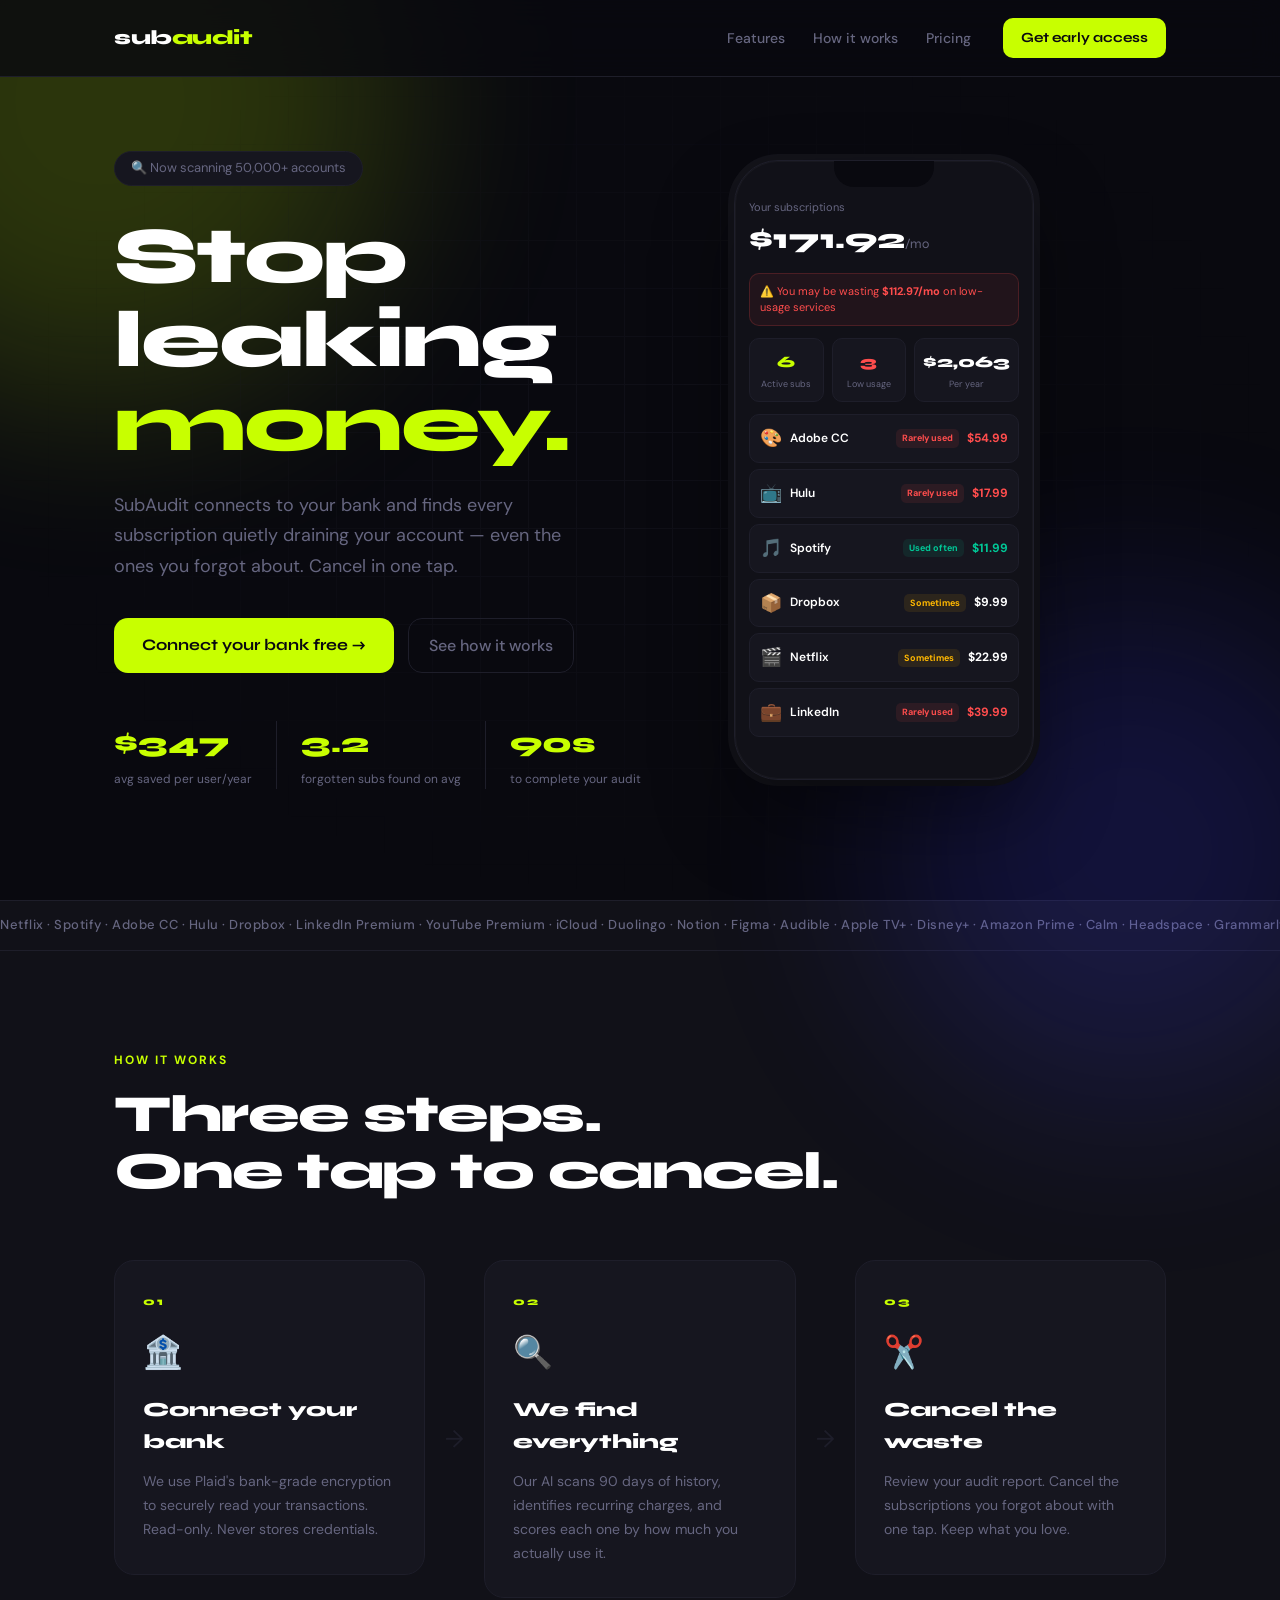
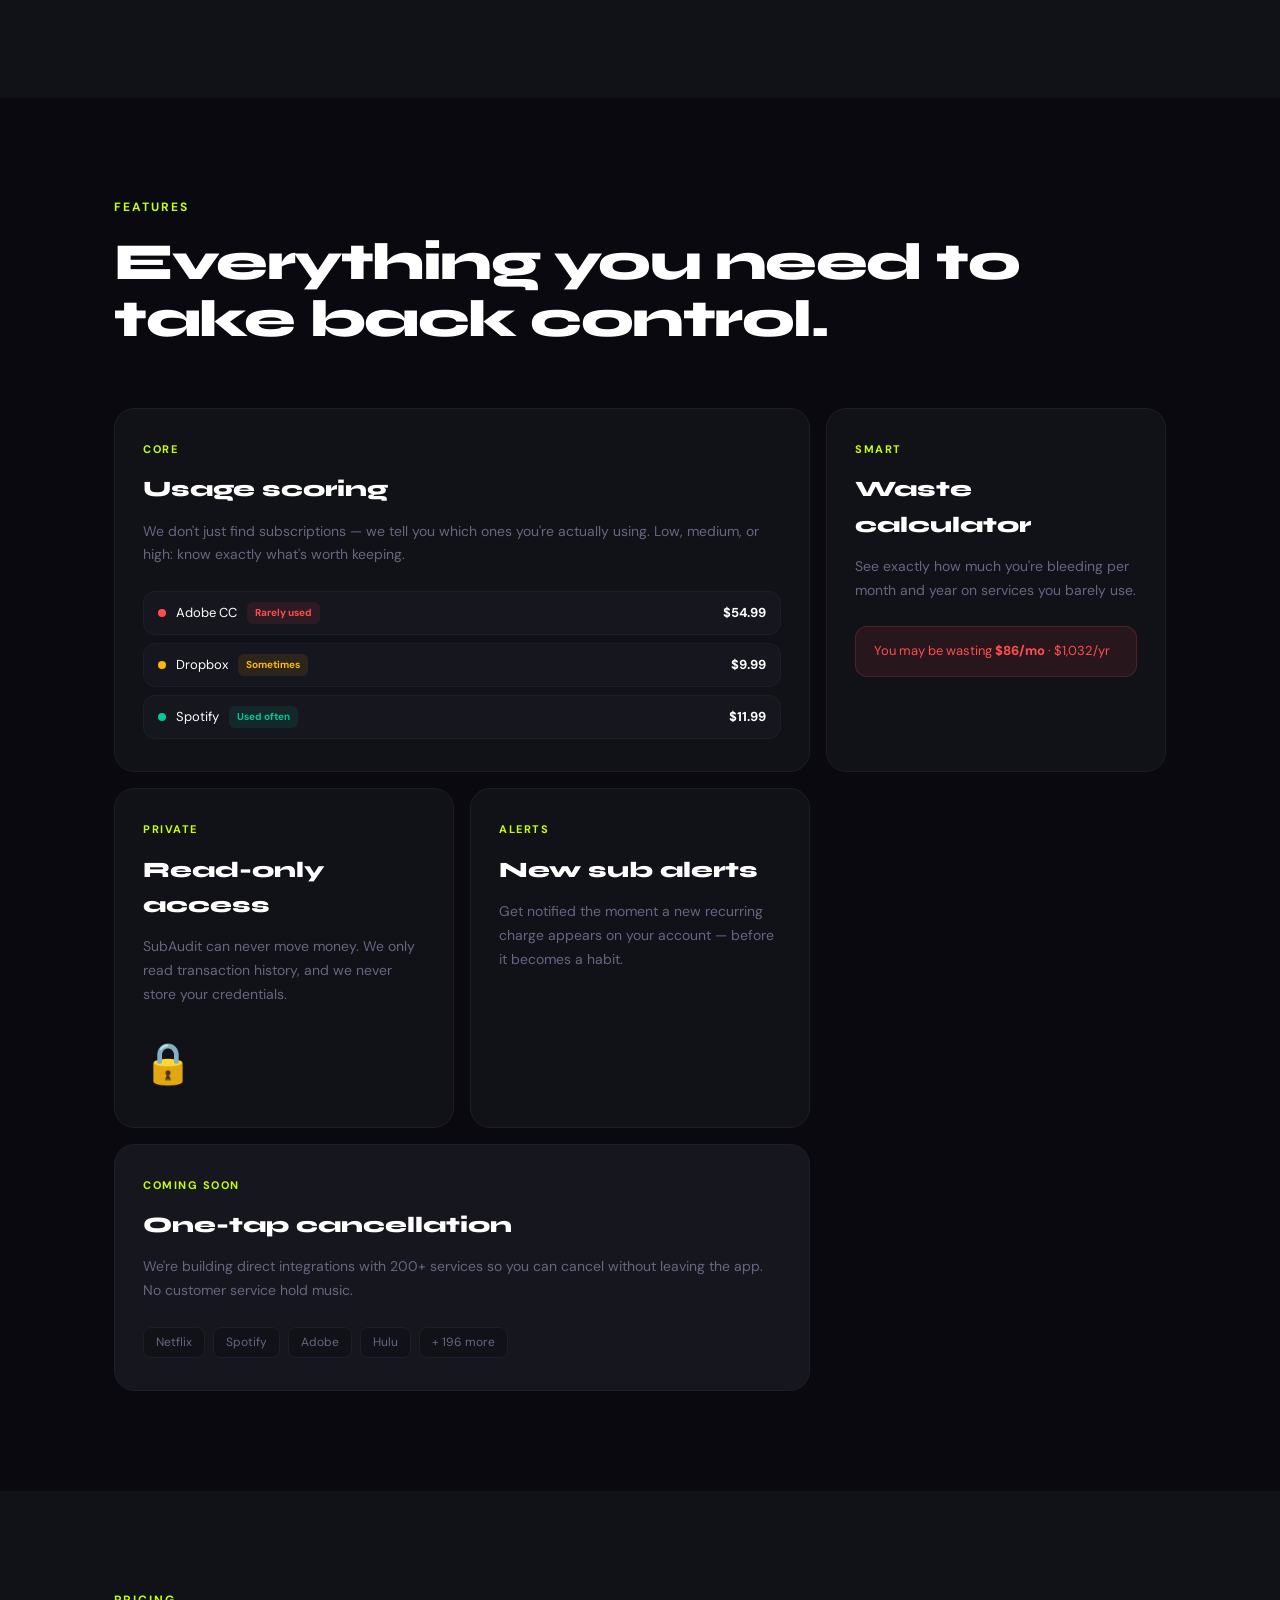
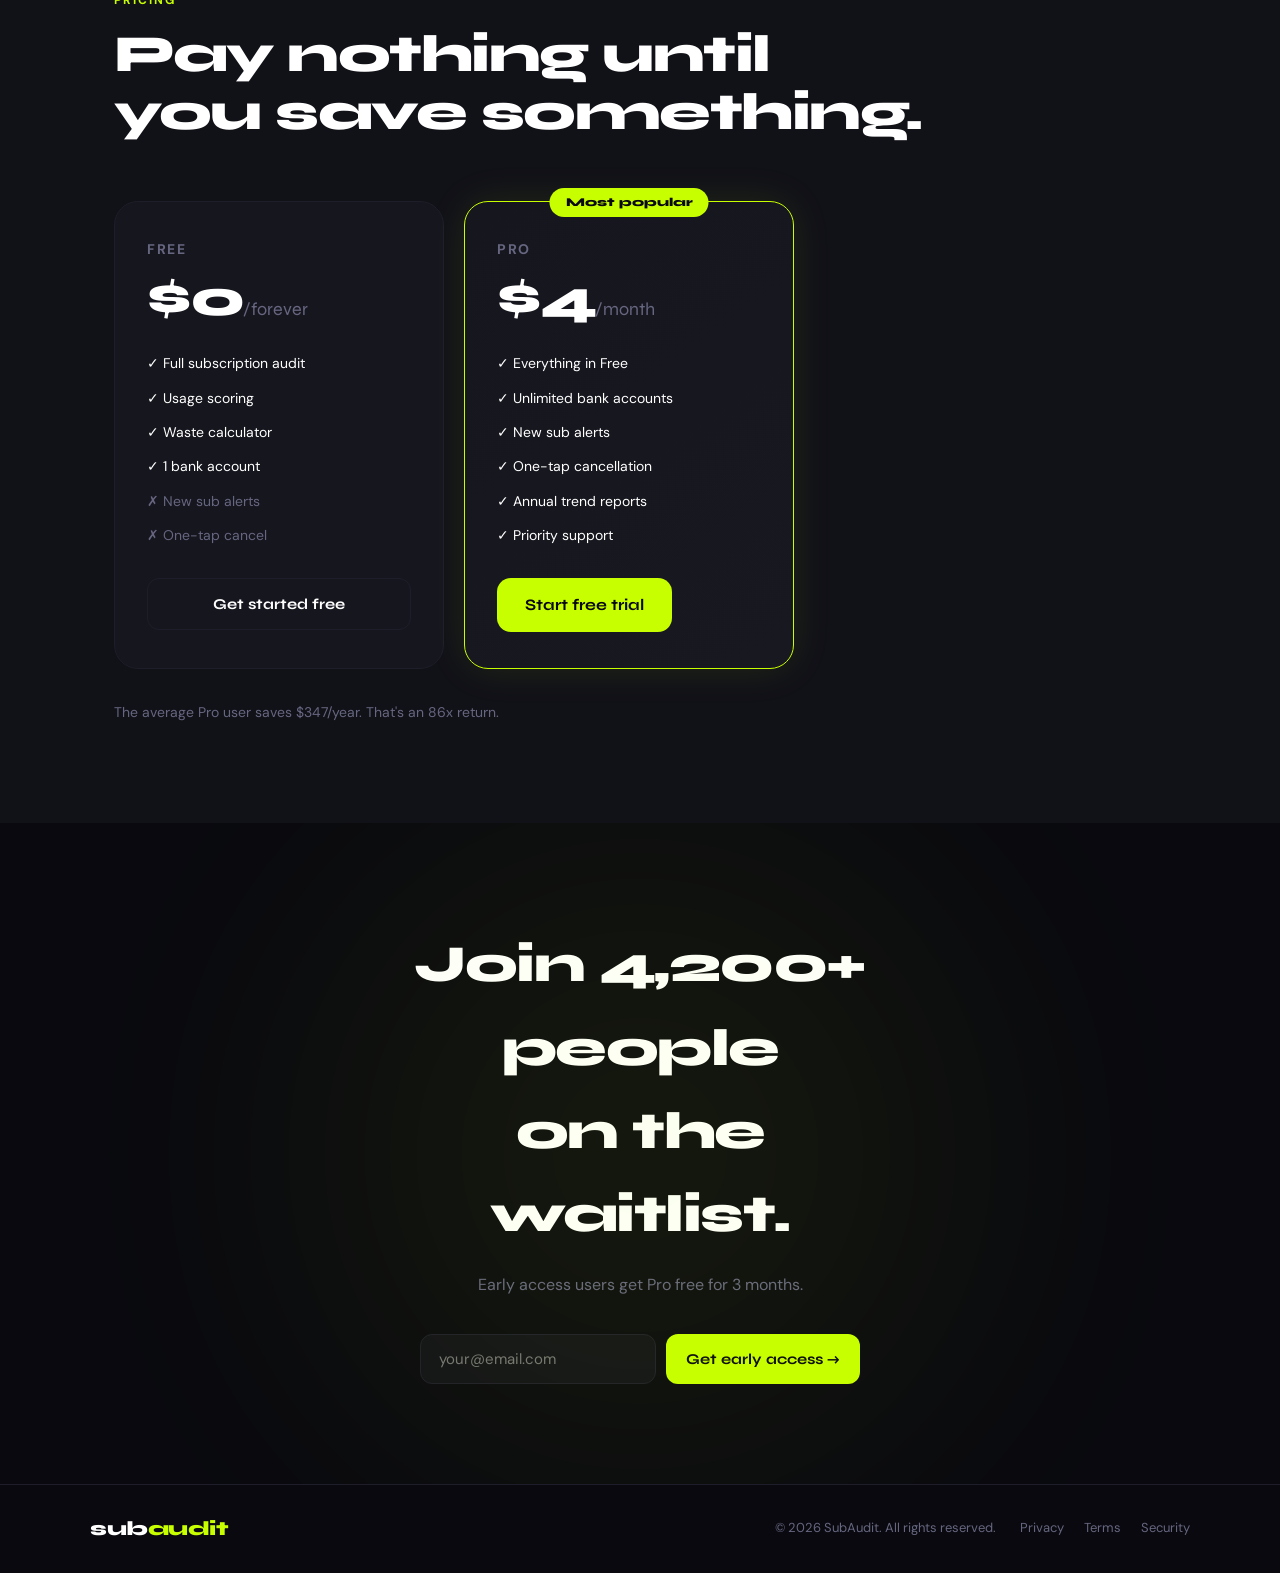
<file: index.html>
<!DOCTYPE html>
<html lang="en">
<head>
  <script src="https://cdn.plaid.com/link/v2/stable/link-initialize.js"></script>
  <meta charset="UTF-8" />
  <meta name="viewport" content="width=device-width, initial-scale=1.0" />
  <title>SubAudit — Stop Leaking Money</title>
  <link rel="preconnect" href="https://fonts.googleapis.com" />
  <link href="https://fonts.googleapis.com/css2?family=Syne:wght@400;700;800;900&family=DM+Sans:wght@300;400;500&display=swap" rel="stylesheet" />
  <link rel="stylesheet" href="css/styles.css" />
</head>
<body>

  <!-- NAV -->
  <nav class="nav">
    <div class="nav-inner">
      <a href="#" class="nav-logo">sub<span>audit</span></a>
      <ul class="nav-links">
        <li><a href="#features">Features</a></li>
        <li><a href="#how">How it works</a></li>
        <li><a href="#pricing">Pricing</a></li>
      </ul>
      <a href="#waitlist" class="nav-cta">Get early access</a>
    </div>
  </nav>

  <!-- HERO -->
  <section class="hero">
    <div class="hero-bg">
      <div class="blob blob1"></div>
      <div class="blob blob2"></div>
      <div class="grid-overlay"></div>
    </div>
    <div class="hero-inner">
      <div class="hero-badge">🔍 Now scanning 50,000+ accounts</div>
      <h1 class="hero-title">Stop leaking<br /><em>money.</em></h1>
      <p class="hero-sub">SubAudit connects to your bank and finds every subscription quietly draining your account — even the ones you forgot about. Cancel in one tap.</p>
      <div class="hero-actions">
        <a href="login.html" class="btn-primary">Connect your bank free →</a>
        <a href="#how" class="btn-ghost">See how it works</a>
      </div>
      <div class="hero-stats">
        <div class="stat">
          <span class="stat-val">$347</span>
          <span class="stat-label">avg saved per user/year</span>
        </div>
        <div class="stat-divider"></div>
        <div class="stat">
          <span class="stat-val">3.2</span>
          <span class="stat-label">forgotten subs found on avg</span>
        </div>
        <div class="stat-divider"></div>
        <div class="stat">
          <span class="stat-val">90s</span>
          <span class="stat-label">to complete your audit</span>
        </div>
      </div>
    </div>

    <!-- Phone mockup -->
    <div class="phone-wrap">
      <div class="phone">
        <div class="phone-notch"></div>
        <div class="phone-screen" id="phone-screen">
          <!-- Injected by JS -->
        </div>
      </div>
    </div>
  </section>

  <!-- MARQUEE -->
  <div class="marquee-wrap">
    <div class="marquee-track">
      <span>Netflix · Spotify · Adobe CC · Hulu · Dropbox · LinkedIn Premium · YouTube Premium · iCloud · Duolingo · Notion · Figma · Audible · Apple TV+ · Disney+ · Amazon Prime · Calm · Headspace · Grammarly · Canva · Slack ·&nbsp;</span>
      <span>Netflix · Spotify · Adobe CC · Hulu · Dropbox · LinkedIn Premium · YouTube Premium · iCloud · Duolingo · Notion · Figma · Audible · Apple TV+ · Disney+ · Amazon Prime · Calm · Headspace · Grammarly · Canva · Slack ·&nbsp;</span>
    </div>
  </div>

  <!-- HOW IT WORKS -->
  <section class="how" id="how">
    <div class="section-inner">
      <div class="section-label">How it works</div>
      <h2 class="section-title">Three steps.<br />One tap to cancel.</h2>
      <div class="steps">
        <div class="step">
          <div class="step-num">01</div>
          <div class="step-icon">🏦</div>
          <h3>Connect your bank</h3>
          <p>We use Plaid's bank-grade encryption to securely read your transactions. Read-only. Never stores credentials.</p>
        </div>
        <div class="step-arrow">→</div>
        <div class="step">
          <div class="step-num">02</div>
          <div class="step-icon">🔍</div>
          <h3>We find everything</h3>
          <p>Our AI scans 90 days of history, identifies recurring charges, and scores each one by how much you actually use it.</p>
        </div>
        <div class="step-arrow">→</div>
        <div class="step">
          <div class="step-num">03</div>
          <div class="step-icon">✂️</div>
          <h3>Cancel the waste</h3>
          <p>Review your audit report. Cancel the subscriptions you forgot about with one tap. Keep what you love.</p>
        </div>
      </div>
    </div>
  </section>

  <!-- FEATURES -->
  <section class="features" id="features">
    <div class="section-inner">
      <div class="section-label">Features</div>
      <h2 class="section-title">Everything you need to<br />take back control.</h2>
      <div class="features-grid">
        <div class="feature-card feature-large">
          <div class="feature-tag">Core</div>
          <h3>Usage scoring</h3>
          <p>We don't just find subscriptions — we tell you which ones you're actually using. Low, medium, or high: know exactly what's worth keeping.</p>
          <div class="usage-demo">
            <div class="usage-row"><span class="dot red"></span><span>Adobe CC</span><span class="badge red">Rarely used</span><span class="amount">$54.99</span></div>
            <div class="usage-row"><span class="dot yellow"></span><span>Dropbox</span><span class="badge yellow">Sometimes</span><span class="amount">$9.99</span></div>
            <div class="usage-row"><span class="dot green"></span><span>Spotify</span><span class="badge green">Used often</span><span class="amount">$11.99</span></div>
          </div>
        </div>
        <div class="feature-card">
          <div class="feature-tag">Smart</div>
          <h3>Waste calculator</h3>
          <p>See exactly how much you're bleeding per month and year on services you barely use.</p>
          <div class="waste-pill">You may be wasting <strong>$86/mo</strong> · $1,032/yr</div>
        </div>
        <div class="feature-card">
          <div class="feature-tag">Private</div>
          <h3>Read-only access</h3>
          <p>SubAudit can never move money. We only read transaction history, and we never store your credentials.</p>
          <div class="lock-icon">🔒</div>
        </div>
        <div class="feature-card">
          <div class="feature-tag">Alerts</div>
          <h3>New sub alerts</h3>
          <p>Get notified the moment a new recurring charge appears on your account — before it becomes a habit.</p>
        </div>
        <div class="feature-card feature-large feature-dark">
          <div class="feature-tag">Coming soon</div>
          <h3>One-tap cancellation</h3>
          <p>We're building direct integrations with 200+ services so you can cancel without leaving the app. No customer service hold music.</p>
          <div class="coming-soon-logos">
            <span>Netflix</span><span>Spotify</span><span>Adobe</span><span>Hulu</span><span>+ 196 more</span>
          </div>
        </div>
      </div>
    </div>
  </section>

  <!-- PRICING -->
  <section class="pricing" id="pricing">
    <div class="section-inner">
      <div class="section-label">Pricing</div>
      <h2 class="section-title">Pay nothing until<br />you save something.</h2>
      <div class="pricing-grid">
        <div class="pricing-card">
          <div class="plan-name">Free</div>
          <div class="plan-price">$0<span>/forever</span></div>
          <ul class="plan-features">
            <li>✓ Full subscription audit</li>
            <li>✓ Usage scoring</li>
            <li>✓ Waste calculator</li>
            <li>✓ 1 bank account</li>
            <li class="muted">✗ New sub alerts</li>
            <li class="muted">✗ One-tap cancel</li>
          </ul>
          <a href="login.html" class="btn-outline">Get started free</a>
        </div>
        <div class="pricing-card pricing-featured">
          <div class="plan-badge">Most popular</div>
          <div class="plan-name">Pro</div>
          <div class="plan-price">$4<span>/month</span></div>
          <ul class="plan-features">
            <li>✓ Everything in Free</li>
            <li>✓ Unlimited bank accounts</li>
            <li>✓ New sub alerts</li>
            <li>✓ One-tap cancellation</li>
            <li>✓ Annual trend reports</li>
            <li>✓ Priority support</li>
          </ul>
          <a href="login.html" class="btn-primary">Start free trial</a>
        </div>
      </div>
      <p class="pricing-note">The average Pro user saves $347/year. That's an 86x return.</p>
    </div>
  </section>

  <!-- WAITLIST -->
  <section class="waitlist" id="waitlist">
    <div class="waitlist-inner">
      <div class="waitlist-blob"></div>
      <h2>Join 4,200+ people<br />on the waitlist.</h2>
      <p>Early access users get Pro free for 3 months.</p>
      <form class="waitlist-form" action="https://formspree.io/f/mzdjaqrb"method="POST" onsubmit="handleSubmit(event)">
        <input type="email" placeholder="your@email.com" required />
        <button type="submit">Get early access →</button>
      </form>
      <div class="waitlist-success" id="success-msg">
        🎉 You're on the list! We'll be in touch soon.
      </div>
    </div>
  </section>

  <!-- FOOTER -->
  <footer class="footer">
    <div class="footer-inner">
      <span class="nav-logo">sub<span>audit</span></span>
      <p>© 2026 SubAudit. All rights reserved.</p>
      <div class="footer-links">
        <a href="#">Privacy</a>
        <a href="#">Terms</a>
        <a href="#">Security</a>
      </div>
    </div>
  </footer>

  <script src="js/app.js"></script>
</body>
</html>
</file>
<file: css/styles.css>
/* =====================
   RESET & BASE
===================== */
*, *::before, *::after { box-sizing: border-box; margin: 0; padding: 0; }

:root {
  --lime: #C8FF00;
  --lime-dim: #C8FF0022;
  --bg: #09090F;
  --bg2: #111118;
  --bg3: #16161F;
  --border: #1E1E2A;
  --text: #FFFFFF;
  --muted: #666680;
  --red: #FF4D4D;
  --yellow: #FFB800;
  --green: #00C897;
  --red-bg: #FF4D4D18;
  --yellow-bg: #FFB80018;
  --green-bg: #00C89718;
  --font-display: 'Syne', sans-serif;
  --font-body: 'DM Sans', sans-serif;
}

html { scroll-behavior: smooth; }

body {
  background: var(--bg);
  color: var(--text);
  font-family: var(--font-body);
  font-size: 16px;
  line-height: 1.6;
  overflow-x: hidden;
}

a { text-decoration: none; color: inherit; }

/* =====================
   NAV
===================== */
.nav {
  position: fixed; top: 0; left: 0; right: 0; z-index: 100;
  background: #09090Fcc;
  backdrop-filter: blur(16px);
  border-bottom: 1px solid var(--border);
}
.nav-inner {
  max-width: 1100px; margin: 0 auto;
  display: flex; align-items: center; gap: 32px;
  padding: 18px 24px;
}
.nav-logo {
  font-family: var(--font-display);
  font-size: 20px; font-weight: 900;
  color: var(--text); letter-spacing: -0.5px;
}
.nav-logo span { color: var(--lime); }
.nav-links {
  display: flex; gap: 28px; list-style: none; margin-left: auto;
}
.nav-links a {
  color: var(--muted); font-size: 14px; font-weight: 500;
  transition: color 0.2s;
}
.nav-links a:hover { color: var(--text); }
.nav-cta {
  background: var(--lime); color: #09090F;
  padding: 9px 18px; border-radius: 10px;
  font-size: 14px; font-weight: 700;
  font-family: var(--font-display);
  transition: opacity 0.2s;
}
.nav-cta:hover { opacity: 0.85; }

/* =====================
   HERO
===================== */
.hero {
  min-height: 100vh;
  display: flex; align-items: center;
  padding: 120px 24px 80px;
  position: relative; overflow: hidden;
  max-width: 1100px; margin: 0 auto;
  gap: 60px;
}
.hero-bg {
  position: fixed; inset: 0; pointer-events: none; z-index: 0;
}
.blob {
  position: absolute; border-radius: 50%;
  filter: blur(100px); opacity: 0.18;
}
.blob1 {
  width: 600px; height: 600px;
  background: var(--lime);
  top: -200px; left: -200px;
  animation: float 8s ease-in-out infinite;
}
.blob2 {
  width: 500px; height: 500px;
  background: #4040FF;
  bottom: -200px; right: -100px;
  animation: float 10s ease-in-out infinite reverse;
}
.grid-overlay {
  position: absolute; inset: 0;
  background-image:
    linear-gradient(var(--border) 1px, transparent 1px),
    linear-gradient(90deg, var(--border) 1px, transparent 1px);
  background-size: 48px 48px;
  opacity: 0.4;
  mask-image: radial-gradient(ellipse at 50% 50%, black 0%, transparent 70%);
}
@keyframes float {
  0%, 100% { transform: translateY(0px); }
  50% { transform: translateY(-30px); }
}

.hero-inner { position: relative; z-index: 1; flex: 1; max-width: 560px; }

.hero-badge {
  display: inline-flex; align-items: center; gap: 8px;
  background: var(--bg3); border: 1px solid var(--border);
  border-radius: 100px; padding: 6px 16px;
  font-size: 13px; color: var(--muted);
  margin-bottom: 28px;
  animation: fadeUp 0.6s ease both;
}
.hero-title {
  font-family: var(--font-display);
  font-size: clamp(48px, 7vw, 80px);
  font-weight: 900; line-height: 1.05;
  letter-spacing: -2px;
  margin-bottom: 24px;
  animation: fadeUp 0.6s ease 0.1s both;
}
.hero-title em {
  font-style: normal; color: var(--lime);
}
.hero-sub {
  font-size: 18px; color: var(--muted);
  max-width: 460px; line-height: 1.7;
  margin-bottom: 36px;
  animation: fadeUp 0.6s ease 0.2s both;
}
.hero-actions {
  display: flex; gap: 14px; flex-wrap: wrap;
  margin-bottom: 48px;
  animation: fadeUp 0.6s ease 0.3s both;
}
.btn-primary {
  background: var(--lime); color: #09090F;
  padding: 14px 28px; border-radius: 14px;
  font-size: 16px; font-weight: 700;
  font-family: var(--font-display);
  transition: transform 0.15s, opacity 0.15s;
  display: inline-block;
}
.btn-primary:hover { transform: translateY(-2px); opacity: 0.9; }
.btn-ghost {
  color: var(--muted); padding: 14px 20px;
  font-size: 16px; font-weight: 500;
  border: 1px solid var(--border); border-radius: 14px;
  transition: color 0.2s, border-color 0.2s;
}
.btn-ghost:hover { color: var(--text); border-color: var(--muted); }

.hero-stats {
  display: flex; gap: 24px; flex-wrap: wrap;
  animation: fadeUp 0.6s ease 0.4s both;
}
.stat { display: flex; flex-direction: column; gap: 4px; }
.stat-val {
  font-family: var(--font-display);
  font-size: 28px; font-weight: 900; color: var(--lime);
}
.stat-label { font-size: 12px; color: var(--muted); }
.stat-divider { width: 1px; background: var(--border); align-self: stretch; }

/* =====================
   PHONE MOCKUP
===================== */
.phone-wrap {
  position: relative; z-index: 1;
  flex-shrink: 0;
  animation: fadeUp 0.8s ease 0.3s both;
}
.phone {
  width: 300px; height: 620px;
  background: var(--bg2);
  border-radius: 44px;
  border: 1px solid var(--border);
  box-shadow: 0 40px 80px #00000066, 0 0 0 6px #13131A, inset 0 0 0 1px #ffffff08;
  overflow: hidden; position: relative;
  display: flex; flex-direction: column;
}
.phone-notch {
  width: 100px; height: 26px;
  background: var(--bg);
  border-radius: 0 0 20px 20px;
  margin: 0 auto; flex-shrink: 0;
}
.phone-screen {
  flex: 1; overflow: hidden;
  padding: 12px 14px;
  font-size: 13px;
}

/* Phone screen content */
.ps-header { margin-bottom: 12px; }
.ps-label { color: var(--muted); font-size: 11px; }
.ps-amount {
  font-family: var(--font-display);
  font-size: 28px; font-weight: 900;
}
.ps-amount span { font-size: 13px; color: var(--muted); font-weight: 400; }
.ps-waste {
  background: #FF4D4D12; border: 1px solid #FF4D4D30;
  border-radius: 10px; padding: 10px;
  font-size: 11px; color: var(--red);
  margin-bottom: 12px; line-height: 1.4;
}
.ps-grid { display: flex; gap: 8px; margin-bottom: 12px; }
.ps-stat {
  flex: 1; background: var(--bg3);
  border: 1px solid var(--border);
  border-radius: 10px; padding: 10px 8px; text-align: center;
}
.ps-stat-v {
  font-family: var(--font-display);
  font-size: 16px; font-weight: 800;
}
.ps-stat-l { font-size: 9px; color: var(--muted); margin-top: 2px; }
.ps-row {
  display: flex; align-items: center; gap: 8px;
  background: var(--bg3); border: 1px solid var(--border);
  border-radius: 10px; padding: 9px 10px;
  margin-bottom: 6px;
}
.ps-emoji { font-size: 18px; }
.ps-name { font-size: 12px; font-weight: 600; flex: 1; }
.ps-price { font-size: 12px; font-weight: 700; }
.ps-pill {
  font-size: 9px; font-weight: 700;
  padding: 2px 6px; border-radius: 5px;
}
.pill-red { background: var(--red-bg); color: var(--red); }
.pill-yellow { background: var(--yellow-bg); color: var(--yellow); }
.pill-green { background: var(--green-bg); color: var(--green); }

/* =====================
   MARQUEE
===================== */
.marquee-wrap {
  overflow: hidden;
  border-top: 1px solid var(--border);
  border-bottom: 1px solid var(--border);
  background: var(--bg2);
  padding: 14px 0;
}
.marquee-track {
  display: flex; width: max-content;
  animation: marquee 30s linear infinite;
  font-size: 13px; color: var(--muted); font-weight: 500; letter-spacing: 0.5px;
}
@keyframes marquee {
  0% { transform: translateX(0); }
  100% { transform: translateX(-50%); }
}

/* =====================
   SECTIONS SHARED
===================== */
.section-inner {
  max-width: 1100px; margin: 0 auto;
  padding: 100px 24px;
}
.section-label {
  font-size: 12px; font-weight: 700; letter-spacing: 2px;
  text-transform: uppercase; color: var(--lime);
  margin-bottom: 16px;
}
.section-title {
  font-family: var(--font-display);
  font-size: clamp(32px, 5vw, 52px);
  font-weight: 900; line-height: 1.1;
  letter-spacing: -1.5px; margin-bottom: 60px;
}

/* =====================
   HOW IT WORKS
===================== */
.how { background: var(--bg2); }
.steps {
  display: flex; align-items: flex-start;
  gap: 20px; flex-wrap: wrap;
}
.step {
  flex: 1; min-width: 220px;
  background: var(--bg3); border: 1px solid var(--border);
  border-radius: 20px; padding: 32px 28px;
}
.step-num {
  font-family: var(--font-display);
  font-size: 11px; font-weight: 900; color: var(--lime);
  letter-spacing: 2px; margin-bottom: 16px;
}
.step-icon { font-size: 32px; margin-bottom: 16px; }
.step h3 {
  font-family: var(--font-display);
  font-size: 20px; font-weight: 800; margin-bottom: 12px;
}
.step p { color: var(--muted); font-size: 14px; line-height: 1.7; }
.step-arrow {
  font-size: 24px; color: var(--border);
  align-self: center; flex-shrink: 0;
  padding-top: 20px;
}

/* =====================
   FEATURES
===================== */
.features-grid {
  display: grid;
  grid-template-columns: repeat(3, 1fr);
  gap: 16px;
}
.feature-card {
  background: var(--bg2); border: 1px solid var(--border);
  border-radius: 20px; padding: 32px 28px;
  transition: border-color 0.2s, transform 0.2s;
}
.feature-card:hover { border-color: #333350; transform: translateY(-3px); }
.feature-large { grid-column: span 2; }
.feature-dark { background: var(--bg3); }
.feature-tag {
  font-size: 11px; font-weight: 700; letter-spacing: 1.5px;
  text-transform: uppercase; color: var(--lime);
  margin-bottom: 14px;
}
.feature-card h3 {
  font-family: var(--font-display);
  font-size: 22px; font-weight: 800; margin-bottom: 12px;
}
.feature-card p { color: var(--muted); font-size: 14px; line-height: 1.7; }

.usage-demo { margin-top: 24px; display: flex; flex-direction: column; gap: 8px; }
.usage-row {
  display: flex; align-items: center; gap: 10px;
  background: var(--bg3); border: 1px solid var(--border);
  border-radius: 12px; padding: 10px 14px; font-size: 13px;
}
.usage-row .amount { margin-left: auto; font-weight: 700; }
.dot {
  width: 8px; height: 8px; border-radius: 4px; flex-shrink: 0;
}
.dot.red { background: var(--red); }
.dot.yellow { background: var(--yellow); }
.dot.green { background: var(--green); }
.badge {
  font-size: 10px; font-weight: 700;
  padding: 3px 8px; border-radius: 6px;
}
.badge.red { background: var(--red-bg); color: var(--red); }
.badge.yellow { background: var(--yellow-bg); color: var(--yellow); }
.badge.green { background: var(--green-bg); color: var(--green); }

.waste-pill {
  margin-top: 24px; background: var(--red-bg);
  border: 1px solid #FF4D4D30; border-radius: 12px;
  padding: 14px 18px; font-size: 13px; color: var(--red);
}
.waste-pill strong { color: var(--red); font-weight: 800; }
.lock-icon { font-size: 40px; margin-top: 24px; }

.coming-soon-logos {
  display: flex; flex-wrap: wrap; gap: 8px; margin-top: 24px;
}
.coming-soon-logos span {
  background: var(--bg2); border: 1px solid var(--border);
  border-radius: 8px; padding: 5px 12px;
  font-size: 12px; color: var(--muted);
}

/* =====================
   PRICING
===================== */
.pricing { background: var(--bg2); }
.pricing-grid {
  display: flex; gap: 20px; max-width: 680px; flex-wrap: wrap;
}
.pricing-card {
  flex: 1; min-width: 260px;
  background: var(--bg3); border: 1px solid var(--border);
  border-radius: 24px; padding: 36px 32px;
  position: relative;
}
.pricing-featured {
  border-color: var(--lime);
  background: linear-gradient(145deg, var(--bg3), #181820);
  box-shadow: 0 0 40px #C8FF0018;
}
.plan-badge {
  position: absolute; top: -14px; left: 50%; transform: translateX(-50%);
  background: var(--lime); color: #09090F;
  font-size: 12px; font-weight: 800;
  padding: 5px 16px; border-radius: 100px;
  font-family: var(--font-display);
  white-space: nowrap;
}
.plan-name {
  font-size: 14px; font-weight: 700; color: var(--muted);
  text-transform: uppercase; letter-spacing: 1.5px; margin-bottom: 12px;
}
.plan-price {
  font-family: var(--font-display);
  font-size: 52px; font-weight: 900;
  letter-spacing: -2px; margin-bottom: 28px; line-height: 1;
}
.plan-price span { font-size: 18px; color: var(--muted); font-weight: 400; letter-spacing: 0; }
.plan-features {
  list-style: none; display: flex; flex-direction: column; gap: 12px;
  margin-bottom: 32px; font-size: 14px;
}
.plan-features li.muted { color: var(--muted); }
.btn-outline {
  display: block; text-align: center;
  border: 1px solid var(--border); border-radius: 12px;
  padding: 13px; font-weight: 700;
  font-family: var(--font-display); font-size: 15px;
  color: var(--text); transition: border-color 0.2s;
}
.btn-outline:hover { border-color: var(--muted); }
.pricing-note {
  margin-top: 32px; color: var(--muted); font-size: 14px;
}
.pricing-note strong { color: var(--lime); }

/* =====================
   WAITLIST
===================== */
.waitlist {
  background: var(--bg);
  padding: 100px 24px;
  text-align: center; position: relative; overflow: hidden;
}
.waitlist-blob {
  position: absolute; width: 600px; height: 600px;
  border-radius: 50%; background: var(--lime);
  filter: blur(140px); opacity: 0.07;
  top: 50%; left: 50%; transform: translate(-50%, -50%);
  pointer-events: none;
}
.waitlist-inner { position: relative; z-index: 1; max-width: 540px; margin: 0 auto; }
.waitlist h2 {
  font-family: var(--font-display);
  font-size: clamp(32px, 5vw, 52px);
  font-weight: 900; letter-spacing: -1.5px; margin-bottom: 16px;
}
.waitlist p { color: var(--muted); font-size: 16px; margin-bottom: 36px; }
.waitlist-form {
  display: flex; gap: 10px; max-width: 440px; margin: 0 auto;
}
.waitlist-form input {
  flex: 1; background: var(--bg2);
  border: 1px solid var(--border); border-radius: 12px;
  padding: 14px 18px; color: var(--text);
  font-size: 15px; font-family: var(--font-body);
  outline: none; transition: border-color 0.2s;
}
.waitlist-form input:focus { border-color: var(--lime); }
.waitlist-form button {
  background: var(--lime); color: #09090F;
  border: none; border-radius: 12px;
  padding: 14px 20px; font-size: 15px;
  font-weight: 700; font-family: var(--font-display);
  cursor: pointer; white-space: nowrap;
  transition: opacity 0.2s;
}
.waitlist-form button:hover { opacity: 0.85; }
.waitlist-success {
  display: none; margin-top: 20px;
  color: var(--lime); font-size: 16px; font-weight: 600;
  animation: fadeUp 0.4s ease both;
}

/* =====================
   FOOTER
===================== */
.footer {
  border-top: 1px solid var(--border);
  padding: 28px 24px;
}
.footer-inner {
  max-width: 1100px; margin: 0 auto;
  display: flex; align-items: center; gap: 24px; flex-wrap: wrap;
}
.footer-inner p { color: var(--muted); font-size: 13px; margin-left: auto; }
.footer-links { display: flex; gap: 20px; }
.footer-links a { color: var(--muted); font-size: 13px; transition: color 0.2s; }
.footer-links a:hover { color: var(--text); }

/* =====================
   ANIMATIONS
===================== */
@keyframes fadeUp {
  from { opacity: 0; transform: translateY(20px); }
  to   { opacity: 1; transform: translateY(0); }
}

/* =====================
   RESPONSIVE
===================== */
@media (max-width: 900px) {
  .hero {
    flex-direction: column;
    text-align: center; padding-top: 100px;
  }
  .hero-stats { justify-content: center; }
  .hero-actions { justify-content: center; }
  .phone-wrap { display: none; }
  .features-grid { grid-template-columns: 1fr; }
  .feature-large { grid-column: span 1; }
  .steps { flex-direction: column; }
  .step-arrow { display: none; }
  .nav-links { display: none; }
  .waitlist-form { flex-direction: column; }
}
</file>
